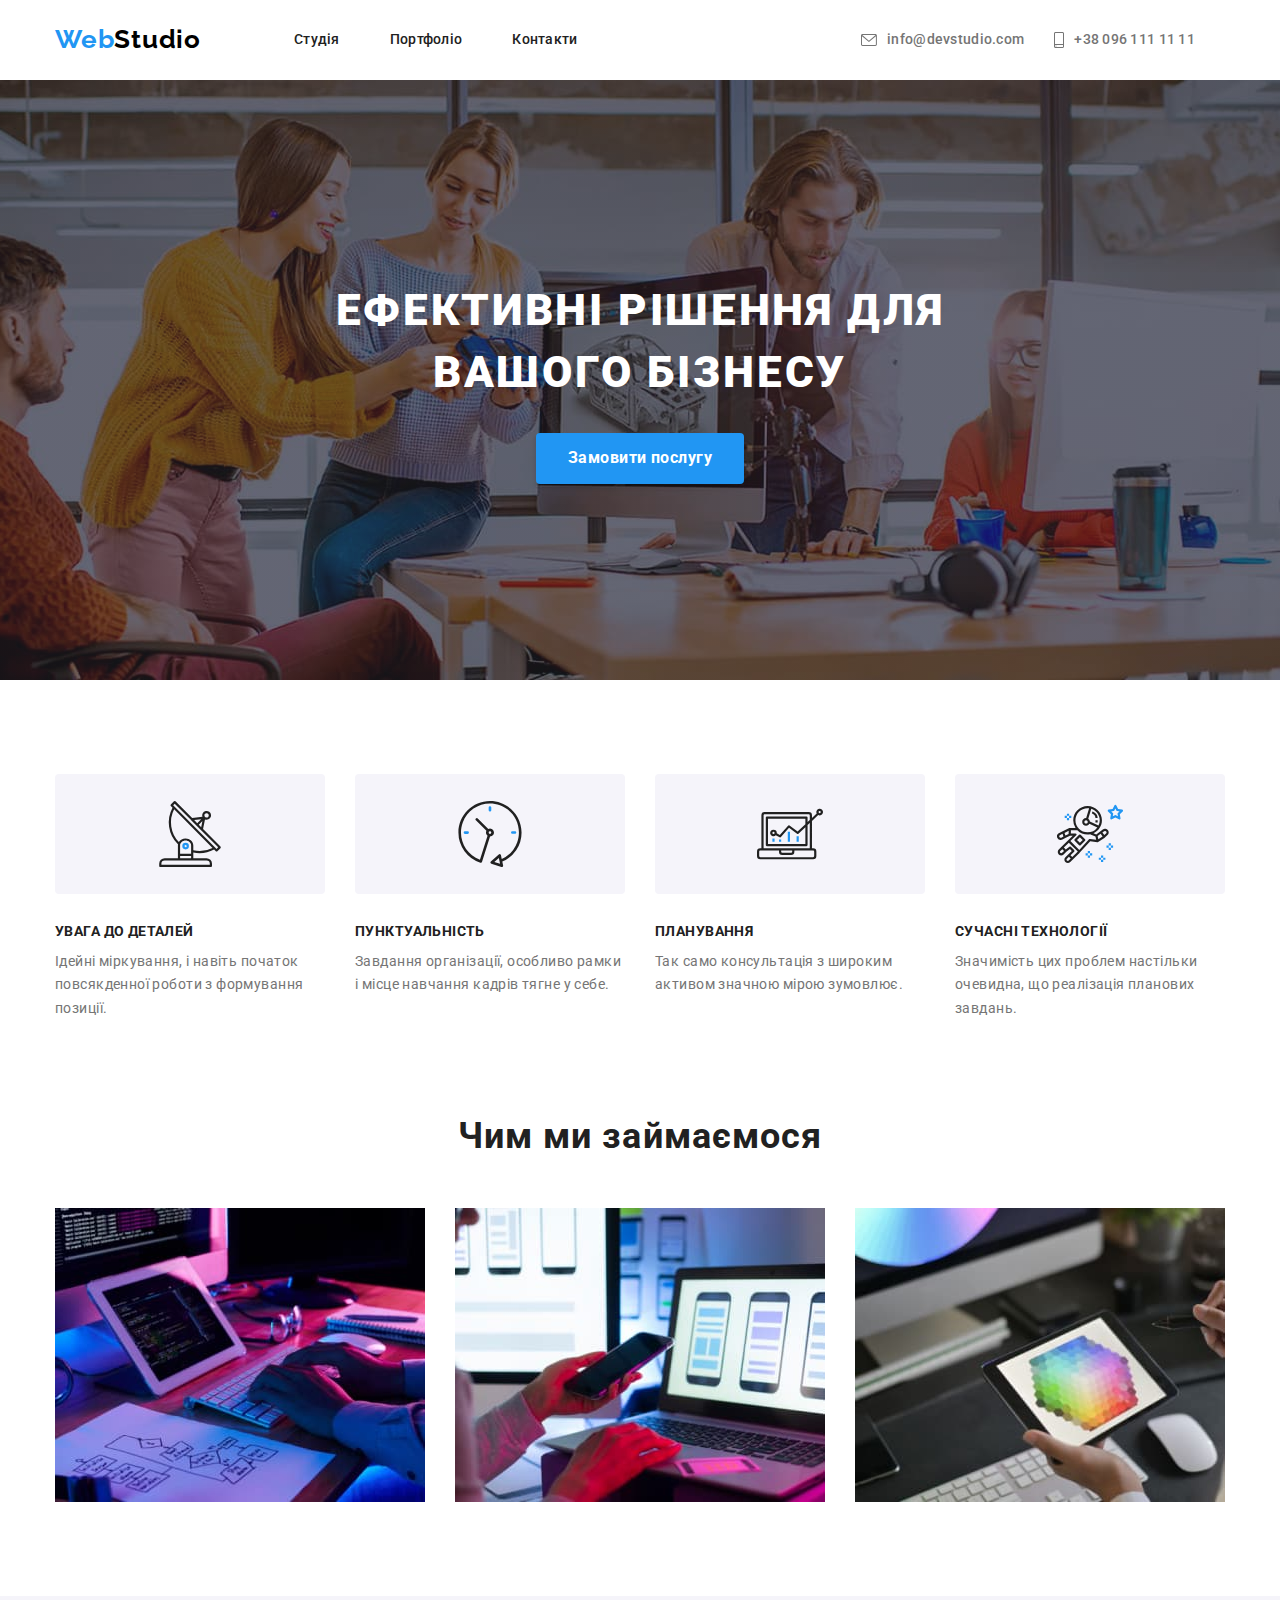
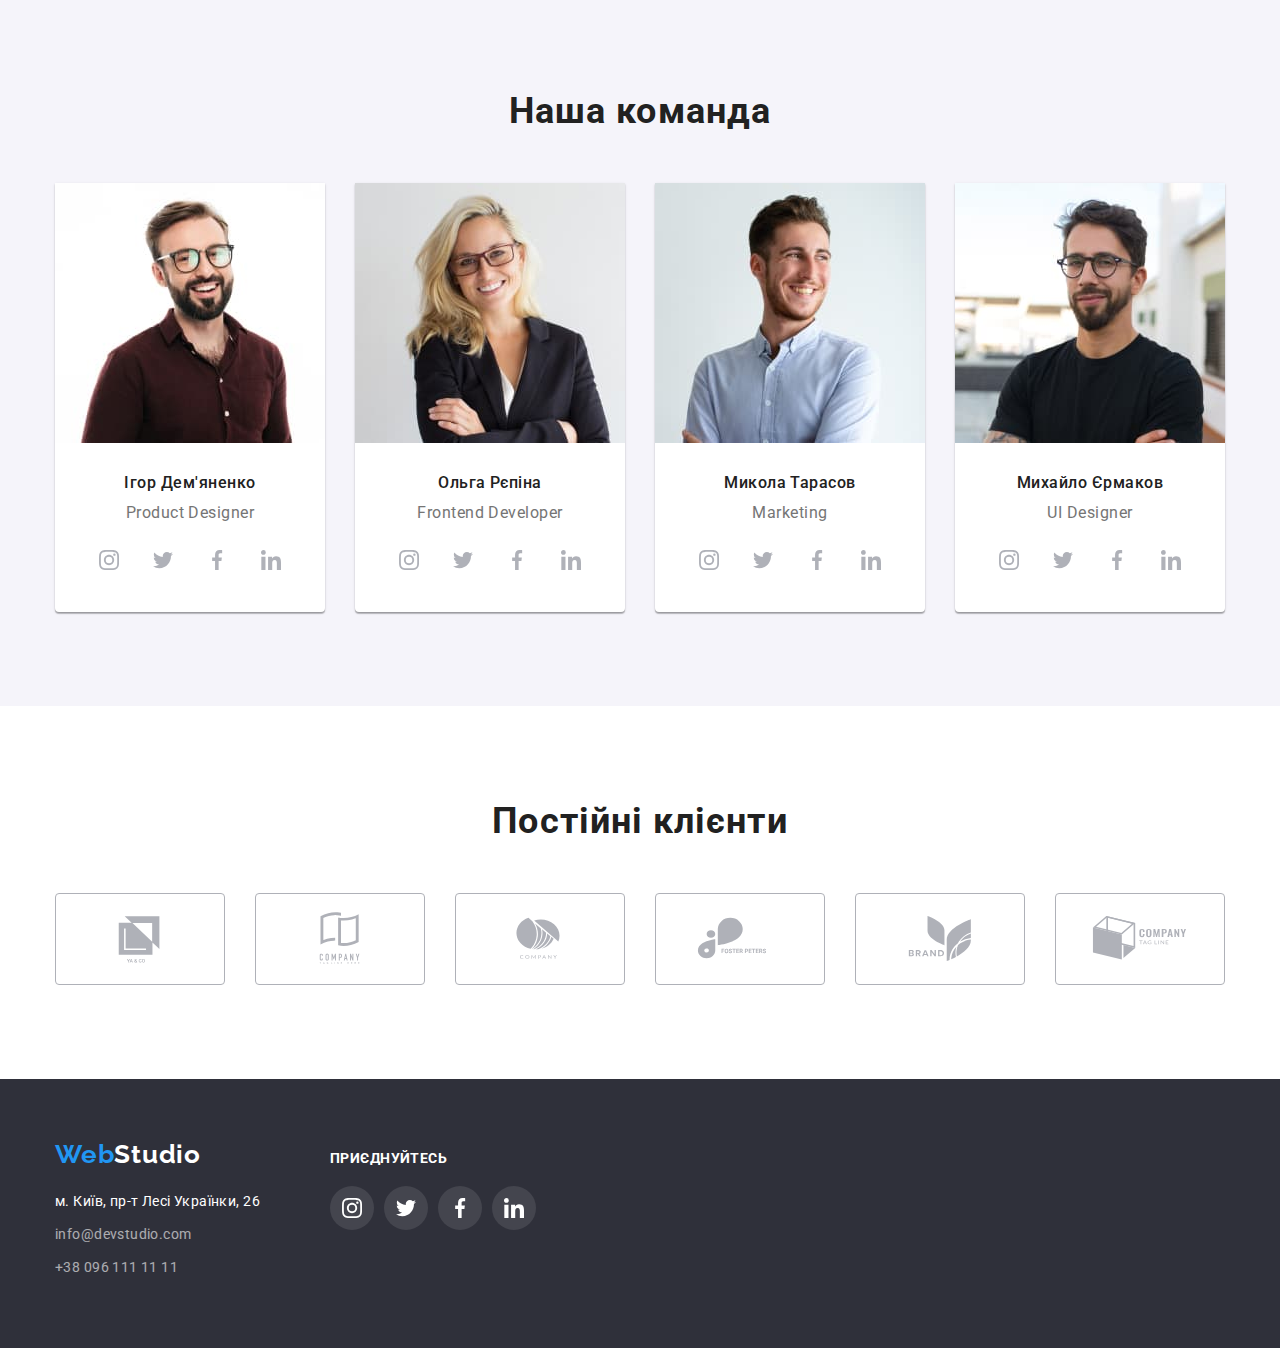
<file: index.html>
<!DOCTYPE html>
<html lang="uk">
  <head>
    <meta charset="UTF-8" />
    <meta http-equiv="X-UA-Compatible" content="IE=edge" />
    <meta name="viewport" content="width=device-width, initial-scale=1.0" />
    <link
      rel="stylesheet"
      href="https://cdnjs.cloudflare.com/ajax/libs/modern-normalize/1.1.0/modern-normalize.min.css"
    />
    <link rel="stylesheet" href="./css/styles.css" />
    <title>WebStudio</title>
    <link rel="preconnect" href="https://fonts.googleapis.com" />
    <link rel="preconnect" href="https://fonts.gstatic.com" crossorigin />
    <link
      href="https://fonts.googleapis.com/css2?family=Raleway:wght@700&family=Roboto:wght@400;500;700;900&display=swap"
      rel="stylesheet"
    />
  </head>
  <body>
    <header>
      <div class="container nav-header">
        <a class="logo logo-header" href="./index.html">Web<span class="logo-studio-header">Studio</span></a>
        <nav>
          <ul class="site-nav">
            <li class="item">
              <a class="link" href="./index.html">Студія</a>
            </li>
            <li class="item">
              <a class="link" href="./portfolio.html">Портфоліо</a>
            </li>
            <li class="item">
              <a class="link" href="#">Контакти</a>
            </li>
          </ul>
        </nav>
        <ul class="link-item">

          <li class="item">
            <a class="link-tel-email" href="#"><svg class="icon-header" width="16" height="12">
              <use href="./images/symbol-defs.svg#envelope"></use>
            </svg>info@devstudio.com</a>
          </li>

          <li class="item">
            <a class="link-tel-email" href="#">
              <svg class="icon-header" width="10" height="16">
                <use href="./images/symbol-defs.svg#smartphone"></use>
              </svg>+38 096 111 11 11
            </a>
          </li>
        </ul>
      </div>
    </header>
    <main>
      <section class="hero-section hero-img">
        <div class="container">
          <h1 class="hero-title">
            Ефективні рішення для <br />
            вашого бізнесу
          </h1>
          <button class="primary-button" type="button">Замовити послугу</button>
        </div>
      </section>

      <section class="section-second">
        <div class="container">
          <h2 class="visually-hidden">Наші переваги</h2>
          <ul class="details">
            <li class="details-item">
              <div class="icon-details">
                <svg class="icon" width="70" height="70">
                  <use href="./images/symbol-defs.svg#antenna"></use>
                </svg>
              </div>
              <h3 class="title">Увага до деталей</h3>
              <p class="about-title">
                Ідейні міркування, і навіть початок повсякденної роботи з формування позиції.
              </p>
            </li>
            <li class="details-item">
              <div class="icon-details">
                <svg class="icon" width="70" height="70">
                  <use href="./images/symbol-defs.svg#clock"></use>
                </svg>
              </div>
              <h3 class="title">Пунктуальність</h3>
              <p class="about-title">
                Завдання організації, особливо рамки і місце навчання кадрів тягне у себе.
              </p>
            </li>
            <li class="details-item">
              <div class="icon-details">
                <svg class="icon" width="70" height="70">
                  <use href="./images/symbol-defs.svg#diagram"></use>
                </svg>
              </div>
              <h3 class="title">Планування</h3>
              <p class="about-title">
                Так само консультація з широким активом значною мірою зумовлює.
              </p>
            </li>
            <li class="details-item">
              <div class="icon-details">
                <svg class="icon" width="70" height="70">
                  <use href="./images/symbol-defs.svg#astronaut"></use>
                </svg>
              </div>
              <h3 class="title">Сучасні технології</h3>
              <p class="about-title">
                Значимість цих проблем настільки очевидна, що реалізація планових завдань.
              </p>
            </li>
          </ul>
        </div>
      </section>

      <section class="section">
        <div class="container">
          <h2 class="secondary-title">Чим ми займаємося</h2>
          <ul class="works">
            <li class="item">
              <img
                src="./images/computer1.jpg"
                alt="Людина працює за комп'ютером"
                width="370"
                height="294"
              />
            </li>
            <li class="item">
              <img
                src="./images/computer2.jpg"
                alt="Людина з телефоном в руках"
                width="370"
                height="294"
              />
            </li>
            <li class="item">
              <img
                src="./images/computer3.jpg"
                alt="Людина з планшетом в руках"
                width="370"
                height="294"
              />
            </li>
          </ul>
        </div>
      </section>

      <section class="section-team section">
        <div class="container">
          <h2 class="secondary-title">Наша команда</h2>
          <ul class="team">
            <li class="section-item">
              <img
                src="./images/igor.jpg"
                alt="Чоловік в окулярах, що посміхається"
                width="270"
                height="260"
              />
              <div class="foto">
                <h3 class="title-img">Ігор Дем'яненко</h3>
                <p class="about-team">Product Designer</p>
                <ul class="icon-social">
                <li class="comand">
                  <a class="link-comand" href="#">
                    <svg class="icon-comand" width="20" height="20">
                      <use href="./images/symbol-defs.svg#instagram"></use>
                    </svg>
                  </a>
                </li>
                <li class="comand">
                  <a class="link-comand" href="#">
                    <svg class="icon-comand" width="20" height="20">
                      <use href="./images/symbol-defs.svg#twitter"></use>
                    </svg>
                  </a>
                </li>
                <li class="comand">
                  <a class="link-comand" href="#">
                    <svg class="icon-comand" width="20" height="20">
                      <use href="./images/symbol-defs.svg#facebook"></use>
                    </svg>
                  </a>
                </li>
                <li class="comand">
                  <a class="link-comand" href="#">
                    <svg class="icon-comand" width="20" height="20">
                      <use href="./images/symbol-defs.svg#linkedin"></use>
                    </svg>
                  </a>
                </li>
              </ul>
              </div>
              
            </li>

            <li class="section-item">
              <img src="./images/olga.jpg" alt="Жінка, що посміхається" width="270" height="260" />
              <div class="foto">
                <h3 class="title-img">Ольга Рєпіна</h3>
                <p class="about-team">Frontend Developer</p>
                <ul class="icon-social">
                <li class="comand">
                  <a class="link-comand" href="#">
                    <svg class="icon-comand" width="20" height="20">
                      <use href="./images/symbol-defs.svg#instagram"></use>
                    </svg>
                  </a>
                </li>
                <li class="comand">
                  <a class="link-comand" href="#">
                    <svg class="icon-comand" width="20" height="20">
                      <use href="./images/symbol-defs.svg#twitter"></use>
                    </svg>
                  </a>
                </li>
                <li class="comand">
                  <a class="link-comand" href="#">
                    <svg class="icon-comand" width="20" height="20">
                      <use href="./images/symbol-defs.svg#facebook"></use>
                    </svg>
                  </a>
                </li>
                <li class="comand">
                  <a class="link-comand" href="#">
                    <svg class="icon-comand" width="20" height="20">
                      <use href="./images/symbol-defs.svg#linkedin"></use>
                    </svg>
                  </a>
                </li>
              </ul>
              </div>
              
            </li>

            <li class="section-item">
              <img src="./images/mukola.jpg" alt="Чоловік з посмішкою" width="270" height="260" />
              <div class="foto">
                <h3 class="title-img">Микола Тарасов</h3>
                <p class="about-team">Marketing</p>
                <ul class="icon-social">
                <li class="comand">
                  <a class="link-comand" href="#">
                    <svg class="icon-comand" width="20" height="20">
                      <use href="./images/symbol-defs.svg#instagram"></use>
                    </svg>
                  </a>
                </li>
                <li class="comand">
                  <a class="link-comand" href="#">
                    <svg class="icon-comand" width="20" height="20">
                      <use href="./images/symbol-defs.svg#twitter"></use>
                    </svg>
                  </a>
                </li>
                <li class="comand">
                  <a class="link-comand" href="#">
                    <svg class="icon-comand" width="20" height="20">
                      <use href="./images/symbol-defs.svg#facebook"></use>
                    </svg>
                  </a>
                </li>
                <li class="comand">
                  <a class="link-comand" href="#">
                    <svg class="icon-comand" width="20" height="20">
                      <use href="./images/symbol-defs.svg#linkedin"></use>
                    </svg>
                  </a>
                </li>
              </ul>
              </div>
              
            </li>

            <li class="section-item">
              <img
                src="./images/muhailo.jpg"
                alt="Чоловік, що посміхається"
                width="270"
                height="260"
              />
              <div class="foto">
                <h3 class="title-img">Михайло Єрмаков</h3>
                <p class="about-team">UI Designer</p>
                <ul class="icon-social">
                <li class="comand">
                  <a class="link-comand" href="#">
                    <svg class="icon-comand" width="20" height="20">
                      <use href="./images/symbol-defs.svg#instagram"></use>
                    </svg>
                  </a>
                </li>
                <li class="comand">
                  <a class="link-comand" href="#">
                    <svg class="icon-comand" width="20" height="20">
                      <use href="./images/symbol-defs.svg#twitter"></use>
                    </svg>
                  </a>
                </li>
                <li class="comand">
                  <a class="link-comand" href="#">
                    <svg class="icon-comand" width="20" height="20">
                      <use href="./images/symbol-defs.svg#facebook"></use>
                    </svg>
                  </a>
                </li>
                <li class="comand">
                  <a class="link-comand" href="#">
                    <svg class="icon-comand" width="20" height="20">
                      <use href="./images/symbol-defs.svg#linkedin"></use>
                    </svg>
                  </a>
                </li>
              </ul>
              </div>
              
            </li>
          </ul>
        </div>
      </section>

      <section class="section-third">
        <div class="container">
          <h2 class="secondary-title">Постійні клієнти</h2>
          <ul class="client">
            <li class="block-client">
              <a class="link-client" href="#">
                 <svg class="icon-client" width="106" height="60">
                  <use href="./images/symbol-defs.svg#logo1"></use>
                </svg>
              </a>
             </li> 
            
            <li class="block-client">
              <a class="link-client" href="#">
                <svg class="icon-client" width="106" height="60">
                  <use href="./images/symbol-defs.svg#logo2">
                  </use>
                </svg>
              </a>
            </li> 

            <li class="block-client">
              <a class="link-client" href="#">
                <svg class="icon-client" width="106" height="60">
                  <use href="./images/symbol-defs.svg#logo3"></use>
                </svg>
              </a>
            </li> 

            <li class="block-client">
              <a class="link-client" href="#">
                <svg class="icon-client" width="106" height="60">
                  <use href="./images/symbol-defs.svg#logo4"></use>
                </svg>
              </a>
            </li> 

            <li class="block-client">
              <a class="link-client" href="#">
                <svg class="icon-client" width="106" height="60">
                  <use href="./images/symbol-defs.svg#logo5"></use>
                </svg>
              </a>
            </li> 

            <li class="block-client">
              <a class="link-client" href="#">
                <svg class="icon-client" width="106" height="60">
                  <use href="./images/symbol-defs.svg#logo6"></use>
                </svg>
              </a>
            </li>
          </ul>

        </div>
      </section>
    
    </main>

    <footer class="footer">
      <div class="container block-footer">
        <div>
          <a class="logo logo-footer" href="./index.html"
          >Web<span class="logo-footer-studio">Studio</span></a>
         <address>
          <ul>
            <li class="address-item">
              <a
                class="address"
                href="https://goo.gl/maps/CPtrU1FHBa2aNyZL9"
                target="_blank"
                rel="noopener noreferrer nofollow"
                >м. Київ, пр-т Лесі Українки, 26
              </a>
            </li>
            <li class="address-item"><a class="address-contact" href="#">info@devstudio.com</a></li>
            <li class="address-item"><a class="address-contact" href="#">+38 096 111 11 11</a></li>
          </ul>
        </address>
        </div>

        <div class="social-footer">
          <h3 class="title-footer">Приєднуйтесь</h3>
          <ul class="footer-social">
            <li class="li-footer">
              <a class="link-footer" href="#">
                <svg class="icon-footer" width="20" height="20">
                  <use href="./images/symbol-defs.svg#instagram"></use>
                </svg>
              </a>
            </li>

            <li class="li-footer">
              <a class="link-footer" href="#">
                <svg class="icon-footer" width="20" height="20">
                  <use href="./images/symbol-defs.svg#twitter"></use>
                </svg>
              </a>
            </li>
            
            <li class="li-footer">
              <a class="link-footer" href="#">
                <svg class="icon-footer" width="20" height="20">
                  <use href="./images/symbol-defs.svg#facebook"></use>
                </svg>
              </a>
            </li>

            <li class="li-footer">
              <a class="link-footer" href="#">
                <svg class="icon-footer" width="20" height="20">
                  <use href="./images/symbol-defs.svg#linkedin"></use>
                </svg>
              </a>
            </li>   
          </ul>
        </div>
      </div>

    </footer>
  </body>
</html>
</file>
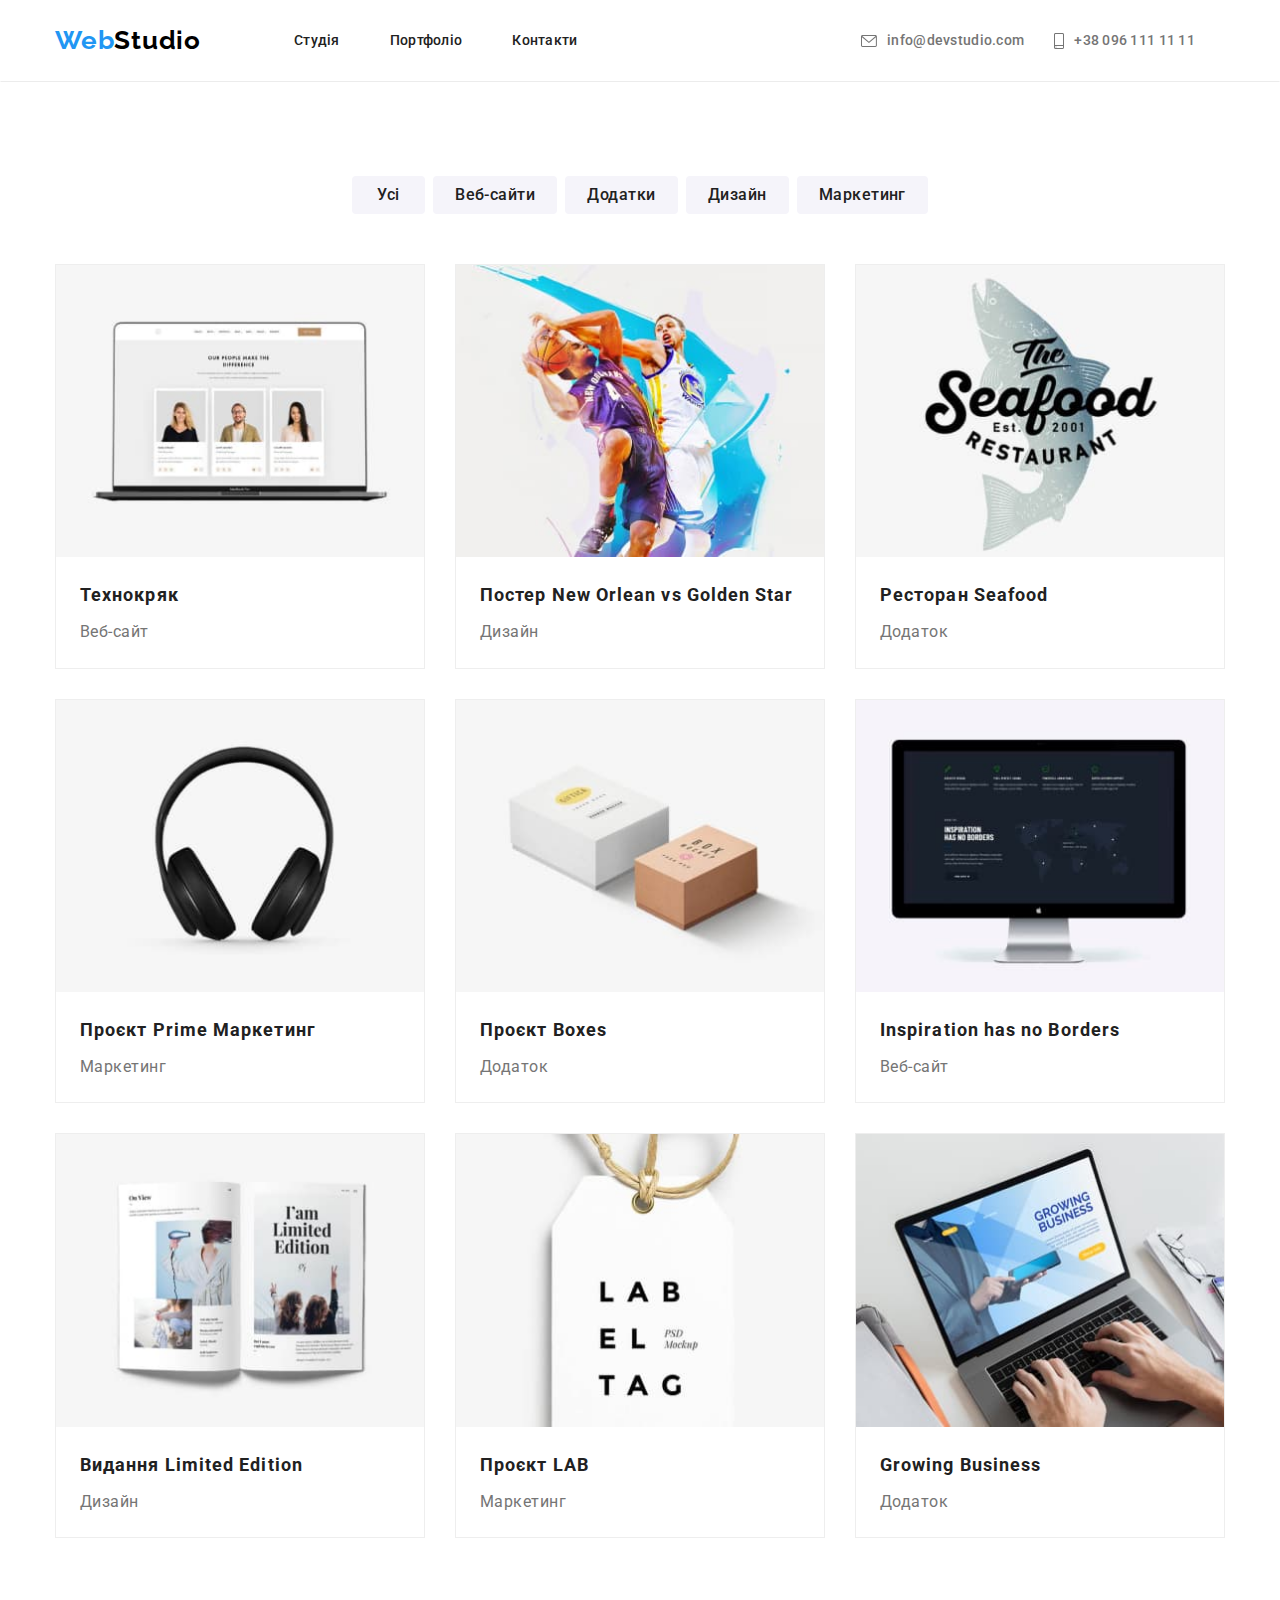
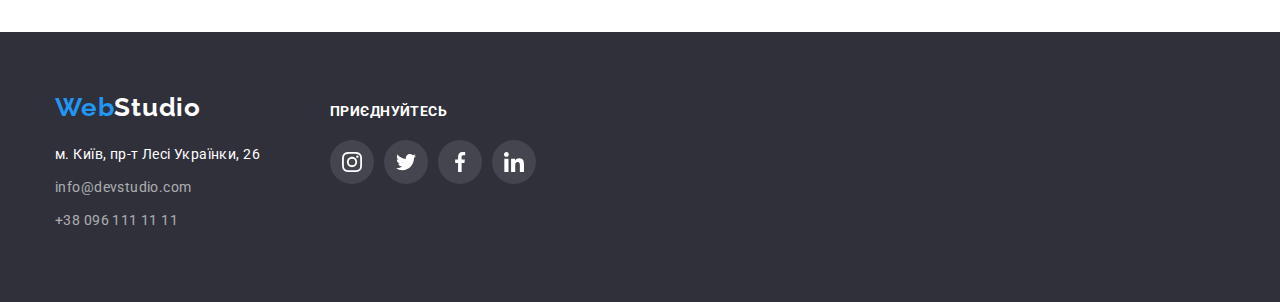
<file: portfolio.html>
<!DOCTYPE html>
<html lang="uk">
  <head>
    <meta charset="UTF-8" />
    <meta http-equiv="X-UA-Compatible" content="IE=edge" />
    <meta name="viewport" content="width=device-width, initial-scale=1.0" />
    <link
      rel="stylesheet"
      href="https://cdnjs.cloudflare.com/ajax/libs/modern-normalize/1.1.0/modern-normalize.min.css"
    />
    <link rel="stylesheet" href="./css/styles.css" />
    <title>WebStudio</title>
    <link rel="preconnect" href="https://fonts.googleapis.com" />
    <link rel="preconnect" href="https://fonts.gstatic.com" crossorigin />
    <link
      href="https://fonts.googleapis.com/css2?family=Raleway:wght@700&family=Roboto:wght@400;500;700&display=swap"
      rel="stylesheet"
    />
  </head>
  <body>
    <header class="header">
      <div class="container nav-header">
        <a class="logo logo-header" href="./index.html"
          >Web<span class="logo-studio-header">Studio</span></a
        >
        <nav>
          <ul class="site-nav">
            <li class="item">
              <a class="link" href="./index.html">Студія</a>
            </li>
            <li class="item">
              <a class="link" href="./portfolio.html">Портфоліо</a>
            </li>
            <li class="item">
              <a class="link" href="#">Контакти</a>
            </li>
          </ul>
        </nav>
        <ul class="link-item">
          <li class="item">
            <a class="link-tel-email" href="#">
              <svg class="icon-header" width="16" height="12"><use href="./images/symbol-defs.svg#envelope">
              </use></svg>info@devstudio.com</a>
          </li>

          <li class="item">
            <a class="link-tel-email" href="#">
              <svg class="icon-header" width="10" height="16">
                <use href="./images/symbol-defs.svg#smartphone"></use></svg>+38 096 111 11 11</a>
          </li>
        </ul>
      </div>
    </header>
    <main>
      <section class="section">
        <div class="container">
          <h1 class="visually-hidden">Портфоліо</h1>
          <ul class="ul-buttom">
            <li class="buttom-item">
              <button class="button" type="button">Усі</button>
            </li>
            <li class="buttom-item">
              <button class="button" type="button">Веб-сайти</button>
            </li>
            <li class="buttom-item">
              <button class="button" type="button">Додатки</button>
            </li>
            <li class="buttom-item">
              <button class="button" type="button">Дизайн</button>
            </li>
            <li class="buttom-item">
              <button class="button" type="button">Маркетинг</button>
            </li>
          </ul>

          <ul class="portfolio">
            <li class="item card-item">
              <a class="link-card" href="#"
                ><img src="./images/laptop.jpg" alt="Відкритий лептоп" width="370" height="294" />
                <div class="item-img">
                  <h3 class="title-img-two">Технокряк</h3>
                  <p class="about-portfolio">Веб-сайт</p>
                </div>
              </a>
            </li>

            <li class="item card-item">
              <a class="link-card" href="#"
                ><img
                  src="./images/basketball.jpg"
                  alt="Двоє людей грають в баскетбол"
                  width="370"
                  height="294"
                />
                <div class="item-img">
                  <h3 class="title-img-two">Постер New Orlean vs Golden Star</h3>
                  <p class="about-portfolio">Дизайн</p>
                </div>
              </a>
            </li>

            <li class="item card-item">
              <a class="link-card" href="#">
                <img
                  src="./images/logo-seafood.jpg"
                  alt="Логотип рибного ресторану"
                  width="370"
                  height="294"
                />
                <div class="item-img card-item">
                  <h3 class="title-img-two">Ресторан Seafood</h3>
                  <p class="about-portfolio">Додаток</p>
                </div>
              </a>
            </li>

            <li class="item card-item">
              <a class="link-card" href="#">
                <img src="./images/headphones.jpg" alt="Навушники" width="370" height="294" />
                <div class="item-img">
                  <h3 class="title-img-two">Проєкт Prime Маркетинг</h3>
                  <p class="about-portfolio">Маркетинг</p>
                </div>
              </a>
            </li>

            <li class="item card-item">
              <a class="link-card" href="#">
                <img
                  src="./images/boxes.jpg"
                  alt="Біла коробка та коробка кольору охри лежать на столі"
                  width="370"
                  height="294"
                />
                <div class="item-img">
                  <h3 class="title-img-two">Проєкт Boxes</h3>
                  <p class="about-portfolio">Додаток</p>
                </div>
              </a>
            </li>

            <li class="item card-item">
              <a class="link-card" href="#">
                <img src="./images/display.jpg" alt="Монітор комп'ютера" width="370" height="294" />
                <div class="item-img">
                  <h3 class="title-img-two">Inspiration has no Borders</h3>
                  <p class="about-portfolio">Веб-сайт</p>
                </div>
              </a>
            </li>

            <li class="item card-item">
              <a class="link-card" href="#"
                ><img src="./images/book.jpg" alt="Відкрита книга" width="370" height="294" />
                <div class="item-img">
                  <h3 class="title-img-two">Видання Limited Edition</h3>
                  <p class="about-portfolio">Дизайн</p>
                </div>
              </a>
            </li>

            <li class="item card-item">
              <a class="link-card" href="#">
                <img src="./images/label.jpg" alt="Біла бірка" width="370" height="294" />
                <div class="item-img">
                  <h3 class="title-img-two">Проєкт LAB</h3>
                  <p class="about-portfolio">Маркетинг</p>
                </div>
              </a>
            </li>

            <li class="item card-item">
              <a class="link-card" href="#"></a>
              <img
                src="./images/man-with-laptop.jpg"
                alt="Чоловік за ноутбуком"
                width="370"
                height="294"
              />
              <div class="item-img card-item">
                <h3 class="title-img-two">Growing Business</h3>
                <p class="about-portfolio">Додаток</p>
              </div>
            </li>
          </ul>
        </div>
      </section>
    </main>

    <footer class="footer">
      <div class="container block-footer">
        <div>
          <a class="logo logo-footer" href="./index.html"
            >Web<span class="logo-footer-studio">Studio</span></a
          >
          <address>
            <ul>
              <li class="address-item">
                <a
                  class="address"
                  href="https://goo.gl/maps/CPtrU1FHBa2aNyZL9"
                  target="_blank"
                  rel="noopener noreferrer nofollow"
                  >м. Київ, пр-т Лесі Українки, 26
                </a>
              </li>
              <li class="address-item">
                <a class="address-contact" href="#">info@devstudio.com</a>
              </li>
              <li class="address-item">
                <a class="address-contact" href="#">+38 096 111 11 11</a>
              </li>
            </ul>
          </address>
        </div>

        <div class="social-footer">
          <h3 class="title-footer">Приєднуйтесь</h3>
          <ul class="footer-social">
            <li class="li-footer">
              <a class="link-footer" href="#">
                <svg class="icon-footer" width="20" height="20">
                  <use href="./images/symbol-defs.svg#instagram"></use>
                </svg>
              </a>
            </li>

            <li class="li-footer">
              <a class="link-footer" href="#">
                <svg class="icon-footer" width="20" height="20">
                  <use href="./images/symbol-defs.svg#twitter"></use>
                </svg>
              </a>
            </li>

            <li class="li-footer">
              <a class="link-footer" href="#">
                <svg class="icon-footer" width="20" height="20">
                  <use href="./images/symbol-defs.svg#facebook"></use>
                </svg>
              </a>
            </li>

            <li class="li-footer">
              <a class="link-footer" href="#">
                <svg class="icon-footer" width="20" height="20">
                  <use href="./images/symbol-defs.svg#linkedin"></use>
                </svg>
              </a>
            </li>
          </ul>
        </div>
      </div>
    </footer>
  </body>
</html>
</file>
<file: css/styles.css>
:root {
  --color-primary: #212121;
  --color-brand: #757575;
  --color-accent: #2f303a;
  --color-inverted: #2196f3;
  --color-white: #fff;
  --color-background: #fff;
  --color-secondary: #f5f4fa;
  --color-text: #000000;
  --color-img-background: #c4c4c4;
}

body {
  color: var(--color-primary);
  font-family: 'Roboto', sans-serif;
  background-color: var(--color-background);
  font-size: 14px;
  letter-spacing: 0.03em;
}

h1,
h2,
h3,
h4,
h5,
h6,
p {
  margin: 0;
  padding: 0;
}

img {
  display: block;
  max-width: 100%;
  height: auto;
}
.container {
  margin-left: auto;
  margin-right: auto;
  width: 1200px;
  padding-left: 15px;
  padding-right: 15px;
  /*outline: 2px solid tomato;*/
}

.logo {
  display: inline-block;
  color: var(--color-inverted);
  font-family: 'Raleway';
  text-decoration: none;
  font-size: 26px;
  line-height: 1.2;
  font-weight: 700;
  letter-spacing: 0.03em;
}

.logo-header {
  padding: 24px 0px 0px 0px;
  margin-bottom: 25px;
  margin-right: 93px;
}

.logo-studio-header {
  color: var(--color-text);
}

.logo-footer-studio {
  color: var(--color-white);
}

/*NAV-HEADER*/
.nav-header {
  display: flex;
  align-items: center;
}

/*SINE-NAV*/
.site-nav {
  display: flex;
}

.site-nav .item {
  /*outline: 1px solid red;*/
  margin-right: 50px;
}

.site-nav .item:last-child {
  margin-right: 0;
}

.site-nav .link,
.link-item .link-tel-email {
  display: flex;
  align-items: center;
  padding-top: 32px;
  padding-bottom: 32px;
}

.icon-header {
  margin-right: 10px;
  fill: var(--color-brand);
}

.icon-header:hover,
.icon-header:focus {
  fill: currentColor;
}

.header-icon-tel {
  display: flex;
  /*outline: 1px solid red;*/
  margin: auto 10px auto 30px;
}

ul {
  list-style-type: none;
  margin: 0;
  padding: 0;
}

.link {
  color: var(--color-primary);
  font-family: inherit;
  text-decoration: none;
  font-size: 14px;
  line-height: 1.1;
  font-weight: 500;
  letter-spacing: 0.02em;
}

.link:hover {
  color: var(--color-inverted);
}

.link:focus {
  color: var(--color-inverted);
}

.link-item {
  display: flex;
  margin-left: auto;
}

.link-item .item:last-child {
  margin-left: 0px;
}

.link-tel-email {
  margin-right: 30px;
  color: var(--color-brand);
  font-size: 14px;
  text-decoration: none;
  line-height: 1.1;
  font-weight: 500;
  letter-spacing: 0.02em;

  /*outline: 1px solid red;*/
}

.link-tel-email:hover {
  color: var(--color-inverted);
  fill: var(--color-inverted);
}

.link-tel-email:focus {
  color: var(--color-inverted);
  fill: var(--color-inverted);
}

.visually-hidden {
  position: absolute;
  white-space: nowrap;
  width: 1px;
  height: 1px;
  overflow: hidden;
  border: 0;
  padding: 0;
  clip: rect(0 0 0 0);
  clip-path: inset(50%);
  margin: -1px;
}

.hero-title {
  color: var(--color-white);
  text-transform: uppercase;
  font-size: 44px;
  line-height: 1.4;
  font-weight: 900;
  letter-spacing: 0.06em;
  margin-top: 0;
  margin-bottom: 30px;
}

.secondary-title {
  color: var(--color-primary);
  font-size: 36px;
  line-height: 1.2;
  font-weight: 700;
  letter-spacing: 0.03em;
  text-align: center;
  margin-bottom: 50px;
}

/*details*/

.details {
  display: flex;
}

.details-item {
  width: 270px;
  margin-right: 30px;
}

.details-item:last-child {
  margin-right: 0;
}

/*icon-details*/

.icon-details {
  display: flex;
  justify-content: center;
  align-items: center;
  /* outline: 1px solid red;*/
  width: 270px;
  height: 120px;
  margin-bottom: 30px;
  background-color: var(--color-secondary);
  padding: 25px 102px;
  border-radius: 4px;
}

/*works*/

.works {
  display: flex;
  align-items: center;
}

.works .item {
  margin-right: 30px;
}

.works .item:last-child {
  margin-right: 0;
}

.title {
  margin-bottom: 10px;
  color: var(--color-primary);
  text-transform: uppercase;
  font-size: 14px;
  line-height: 1.1;
  font-weight: 700;
  letter-spacing: 0.03em;
}

.title-img {
  color: var(--color-primary);
  font-size: 16px;
  line-height: 1.2;
  font-weight: 500;
  letter-spacing: 0.03em;
  margin-bottom: 10px;
}

.title-img-two {
  color: var(--color-primary);
  font-size: 18px;
  line-height: 2;
  font-weight: 700;
  letter-spacing: 0.06em;
  margin-bottom: 4px;
}

.item-img {
  display: block;
  padding-top: 20px;
  padding-bottom: 20px;
  padding-right: 24px;
  padding-left: 24px;
}
.section {
  padding-top: 94px;
  padding-bottom: 94px;
  /*outline: 2px solid red;*/
}

.section-second {
  padding-top: 94px;
  padding-bottom: 0;
  /*outline: 2px solid red;*/
}

.section-third {
  padding-top: 94px;
  padding-bottom: 94px;
}

/*team*/

.team {
  display: flex;
  align-items: center;
}

.foto {
  display: block;
  padding: 30px 32px;
  text-align: center;
}

.section-item {
  margin-right: 30px;
  background: var(--color-background);
  box-shadow: 0px 1px 3px rgba(0, 0, 0, 0.12), 0px 1px 1px rgba(0, 0, 0, 0.14),
    0px 2px 1px rgba(0, 0, 0, 0.2);
  border-radius: 0px 0px 4px 4px;
}

.section-item:last-child {
  margin-right: 0;
}

.about-title {
  color: var(--color-brand);
  font-size: 14px;
  line-height: 1.7;
  letter-spacing: 0.03em;
}

.about-team {
  color: var(--color-brand);
  font-size: 16px;
  line-height: 1.2;
  letter-spacing: 0.03em;
  margin-bottom: 16px;
}

.about-portfolio {
  color: var(--color-brand);
  font-size: 16px;
  line-height: 1.9;
  letter-spacing: 0.03em;
}

.hero-section {
  padding-top: 200px;
  padding-bottom: 200px;
  background-color: var(--color-img-background);
  text-align: center;
  /*outline: 2px solid red;*/
}

.hero-img {
  height: 600px;
  max-width: 1600px;
  margin-left: auto;
  margin-right: auto;
  background-image: linear-gradient(to right, rgba(47, 48, 58, 0.4), rgba(47, 48, 58, 0.4)),
    url('../images/people.jpg');
  background-repeat: no-repeat;
  background-size: cover;
  background-position: center;
}

.section-team {
  background-color: var(--color-secondary);
}

/*icon-social*/

.icon-social {
  display: flex;
  justify-content: space-between;
  /*outline: 1px solid red;*/
}

.comand {
  width: 44px;
  height: 44px;
}

.link-comand {
  display: flex;
  justify-content: center;
  align-items: center;
  width: 100%;
  height: 100%;
  color: rgba(175, 177, 184, 1);
}

.link-comand:focus,
.link-comand:hover {
  background-color: var(--color-inverted);
  border-radius: 50%;
  color: var(--color-white);
}

.icon-comand {
  fill: currentColor;
}

/*icon-client*/

.client {
  display: flex;
  justify-content: space-between;
}

.logo-company {
  fill: rgba(175, 177, 184, 1);
}

.link-client {
  display: flex;
  justify-content: center;
  align-items: center;
  width: 170px;
  height: 92px;
  border: 1px solid #afb1b8;
  border-radius: 4px;
  color: rgba(175, 177, 184, 1);
}

.link-client:hover,
.link-client:focus {
  border: 1px solid var(--color-inverted);
  color: var(--color-inverted);
}

.icon-client {
  fill: currentColor;
}

.icon-client:hover {
  fill: var(--color-inverted);
}

/*footer*/

.footer {
  justify-content: flex-start;
  padding-top: 60px;
  padding-bottom: 60px;
  background-color: var(--color-accent);
  color: var(--color-white);
  font-size: 14px;
  line-height: 1.7;
}

.logo-footer {
  margin-bottom: 20px;
}
.address {
  color: var(--color-white);
  font-style: normal;
  text-decoration: none;
  font-size: 14px;
  line-height: 1.7;
}

.address-item {
  margin-bottom: 9px;
}
.address:hover {
  color: var(--color-inverted);
}

.address:focus {
  color: var(--color-inverted);
}

.address-contact {
  color: var(--color-white);
  font-style: normal;
  text-decoration: none;
  font-size: 14px;
  line-height: 1.7;
  opacity: 60%;
}

.address-contact:hover {
  color: var(--color-inverted);
}

.address-contact:focus {
  color: var(--color-inverted);
}

.title-footer {
  margin-bottom: 20px;
  color: var(--color-white);
  text-transform: uppercase;
  font-size: 14px;
  line-height: 1.1;
  font-weight: 700;
  letter-spacing: 0.03em;
}

.block-footer {
  display: flex;
  align-items: baseline;
}
.social-footer {
  margin-left: 70px;
}

.footer-social {
  display: flex;
  justify-content: flex-start;
  /*outline: 1px solid red;*/
}

/*icon-footer*/

.li-footer {
  margin-right: 10px;
  width: 44px;
  height: 44px;
}

.li-footer:last-child {
  margin-right: 0px;
}

.link-footer {
  display: flex;
  justify-content: center;
  align-items: center;
  width: 100%;
  height: 100%;
  background: rgba(255, 255, 255, 0.1);
  border-radius: 50%;
  color: var(--color-white);
}

.link-footer:hover,
.link-footer:focus {
  background-color: var(--color-inverted);
  border-radius: 50%;
}

.icon-footer {
  fill: currentColor;
}

/* Button */
.primary-button {
  color: var(--color-white);
  font-family: inherit;
  font-size: 16px;
  line-height: 1.9;
  font-weight: 700;
  background-color: var(--color-inverted);
  border: 0;
  cursor: pointer;
  letter-spacing: 0.03em;
  display: inline-block;
  padding: 10px 32px;
  text-align: center;
  border-radius: 4px;
  min-width: 152px;
  box-shadow: 0px 4px 4px rgba(0, 0, 0, 0.15);
}

.primary-button:hover {
  background-color: #0789f3;
}

.primary-button:focus {
  background-color: #0789f3;
}

.button {
  color: var(--color-primary);
  font-family: inherit;
  font-size: 16px;
  line-height: 1.6;
  font-weight: 500;
  background-color: var(--color-secondary);
  border: 0;
  border-radius: 4px;
  cursor: pointer;
  letter-spacing: 0.03em;
  display: inline-block;
  padding: 6px 22px;
  text-align: center;
  border-radius: 4px;
  min-width: 73px;
}

.button:hover {
  color: var(--color-white);
  background-color: var(--color-inverted);
  box-shadow: 0px 3px 1px rgba(0, 0, 0, 0.1), 0px 1px 2px rgba(0, 0, 0, 0.08),
    0px 2px 2px rgba(0, 0, 0, 0.12);
}

.button:focus {
  color: var(--color-white);
  background-color: var(--color-inverted);
}

/*Header portfolio*/
.header {
  border: 1px solid transparent;
  border-bottom: 1px solid #ececec;
}

/*Portfolio*/
.ul-buttom {
  display: flex;
  align-items: center;
  margin-bottom: 50px;
  justify-content: center;
}

.buttom-item {
  margin-right: 8px;
}

.buttom-item:last-child {
  margin-right: 0;
}

.portfolio {
  display: flex;
  flex-wrap: wrap;
  margin: 0;
  padding: 0;
  margin-right: -30px;
}

.portfolio .item {
  border: 1px solid #eee;
  flex-basis: calc(100% / 3 - 30px);
  margin-right: 30px;
  margin-bottom: 30px;
}

.portfolio .item:nth-last-child(-n + 3) {
  margin-bottom: 0px;
}

.link-card {
  text-decoration: none;
}

.card-item:hover {
  box-shadow: 0px 1px 1px rgba(0, 0, 0, 0.12), 0px 4px 4px rgba(0, 0, 0, 0.06),
    1px 4px 6px rgba(0, 0, 0, 0.16);
}
</file>
